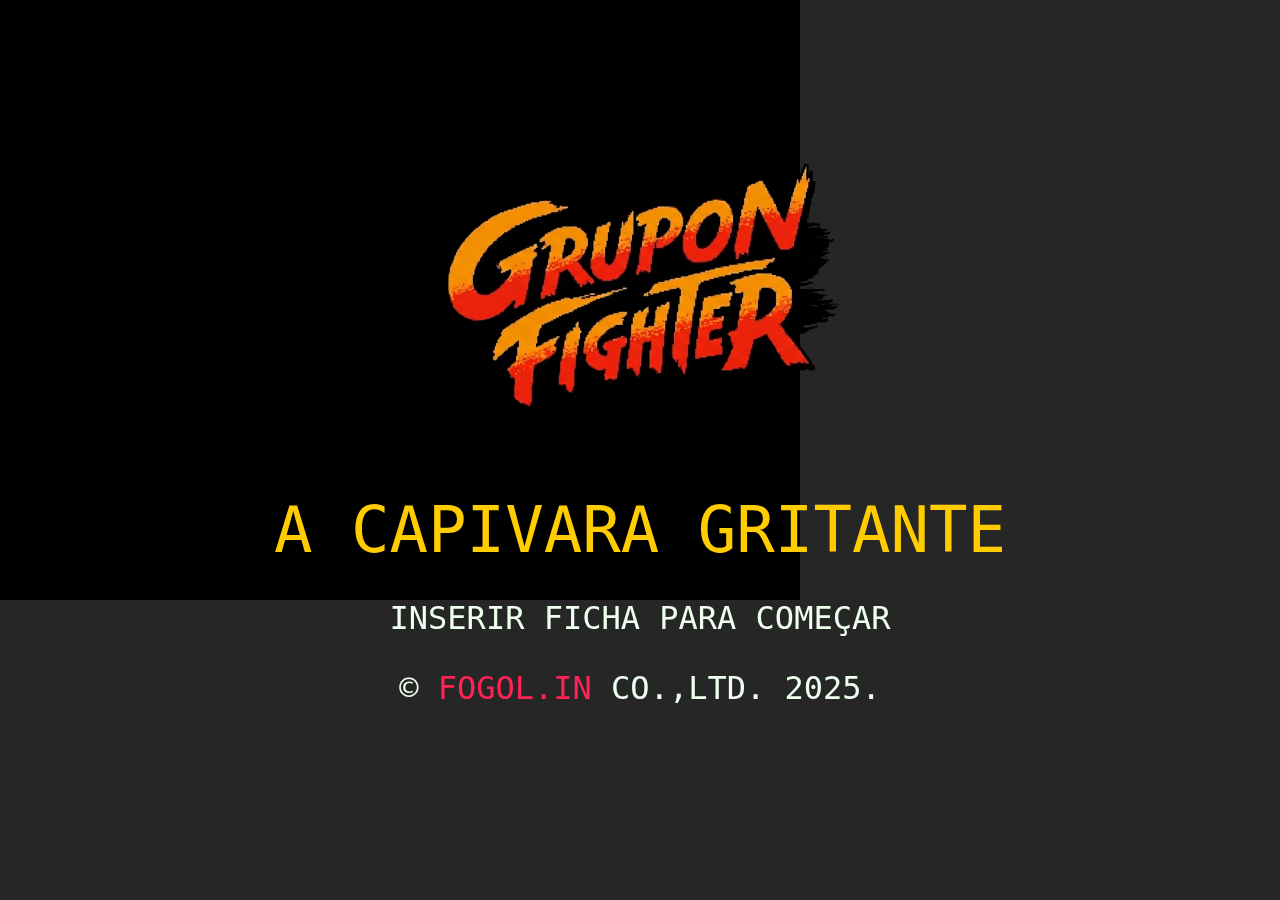
<file: index.html>
<!doctype html>
<html lang="pt-br">

<head>
    <meta charset="utf-8" />
    <meta name="viewport" content="width=device-width, initial-scale=1, maximum-scale=1, user-scalable=no" />

    <title>Grupon Fighter!</title>
    <meta property="og:title" content="Grupon Fighter!" />
    <meta name="twitter:title" content="Grupon Fighter!">


    <meta name="description"
        content="Um jogo personalizado com estilo retrô feito para a turma do Grupon. Lute nos melhores locais de Brasília Brasília! Não precisa instalar." />
    <meta property="og:description"
        content="Um jogo personalizado com estilo retrô feito para a turma do Grupon. Lute nos melhores locais de Brasília Brasília! Não precisa instalar." />
    <meta name="twitter:description"
        content="Um jogo personalizado com estilo retrô feito para a turma do Grupon. Lute nos melhores locais de Brasília Brasília! Não precisa instalar.">


    <link rel="icon" type="image/png" href="https://fight.fogol.in/assets/images/favicon.png" />
    <meta property="og:image" content="https://fight.fogol.in/assets/images/preview.png" />
    <meta property="og:type" content="website" />
    <meta property="og:url" content="https://github.com/fogolin/js-fighter/" />

    <meta name="twitter:card" content="summary_large_image">
    <meta name="twitter:image" content="https://fight.fogol.in/assets/images/preview.png">

    <link rel="stylesheet" href="./style/style.css" />
</head>

<body>
    <canvas id="game"></canvas>
    <script type="module" src="./js/game.js"></script>
</body>

</html>
</file>
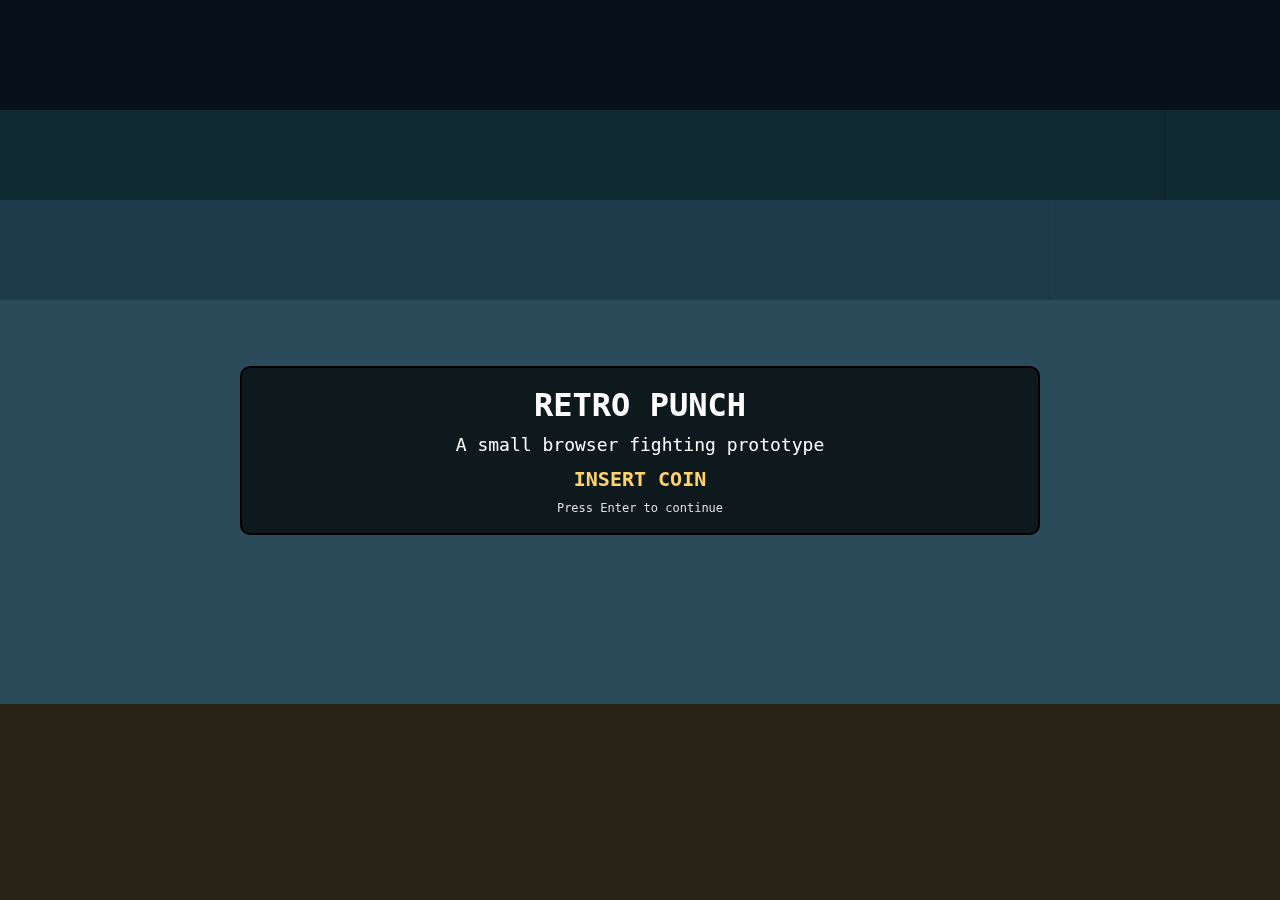
<file: index.new.html>
<!doctype html>
<html lang="en">

<head>
    <meta charset="utf-8" />
    <title>Retro Punch</title>
    <meta name="viewport" content="width=device-width,initial-scale=1" />
    <style>
        :root {
            --bg: #0a1120;
            --accent: #f25;
            --text: #efe;
        }

        html,
        body {
            height: 100%;
            margin: 0;
            background: linear-gradient(180deg, #0b1220, #05121a);
            font-family: monospace;
            color: var(--text);
            overflow: hidden
        }

        #gameContainer {
            position: fixed;
            inset: 0;
            display: flex;
            align-items: center;
            justify-content: center
        }

        canvas {
            display: block;
            background: #0b1722;
            image-rendering: pixelated
        }

        /* Overlay/panels */
        .overlay {
            position: fixed;
            inset: 0;
            display: flex;
            align-items: center;
            justify-content: center;
            pointer-events: none
        }

        .panel {
            pointer-events: auto;
            background: rgba(0, 0, 0, 0.66);
            border: 2px solid #000;
            border-radius: 10px;
            padding: 18px;
            color: #fff;
            width: 760px;
            max-width: 92%
        }

        .panel h1 {
            margin: 0 0 10px 0;
            font-size: 32px
        }

        .center {
            text-align: center
        }

        #splashPanel .insert {
            font-weight: 700;
            font-size: 20px;
            color: #ffd26a;
            margin-top: 12px;
        }

        #menu .option-grid {
            display: grid;
            grid-template-columns: repeat(3, 1fr);
            gap: 8px;
            margin-top: 10px
        }

        .option {
            background: #1b213a;
            border: 2px solid #000;
            border-radius: 6px;
            padding: 8px;
            cursor: pointer
        }

        .option.selected {
            outline: 2px solid var(--accent)
        }

        /* KO splash */
        .ko-text {
            position: fixed;
            left: 50%;
            transform: translateX(-50%);
            top: 38%;
            pointer-events: none;
            font-weight: 800;
            color: #fff;
            text-shadow: 0 0 18px #f25
        }
    </style>
</head>

<body>
    <div id="gameContainer">
        <canvas id="game"></canvas>
    </div>

    <!-- Splash overlay (INSERT COIN) -->
    <div id="splashOverlay" class="overlay">
        <div id="splashPanel" class="panel center">
            <h1>RETRO PUNCH</h1>
            <div style="font-size:18px;margin-top:6px">A small browser fighting prototype</div>
            <div class="insert" id="insertCoin">INSERT COIN</div>
            <div style="font-size:12px;margin-top:10px;color:#ddd">Press Enter to continue</div>
        </div>
    </div>

    <!-- Menu / selector overlay -->
    <div id="menuOverlay" class="overlay" style="display:none">
        <div id="menu" class="panel">
            <h1 class="center">Select</h1>
            <h2>Player 1</h2>
            <div id="p1-opts" class="option-grid"></div>
            <h2>Player 2</h2>
            <div id="p2-opts" class="option-grid"></div>
            <h2>Arena</h2>
            <div id="stage-opts" class="option-grid"></div>
            <div style="margin-top:12px;font-size:13px;color:#ddd" class="center">Click to choose. Press Enter to start.
            </div>
        </div>
    </div>

    <!-- KO text (dynamic) -->
    <div id="koText" class="ko-text" style="font-size:96px;display:none">K O !</div>

    <script src="game.new.js"></script>
</body>

</html>
</file>
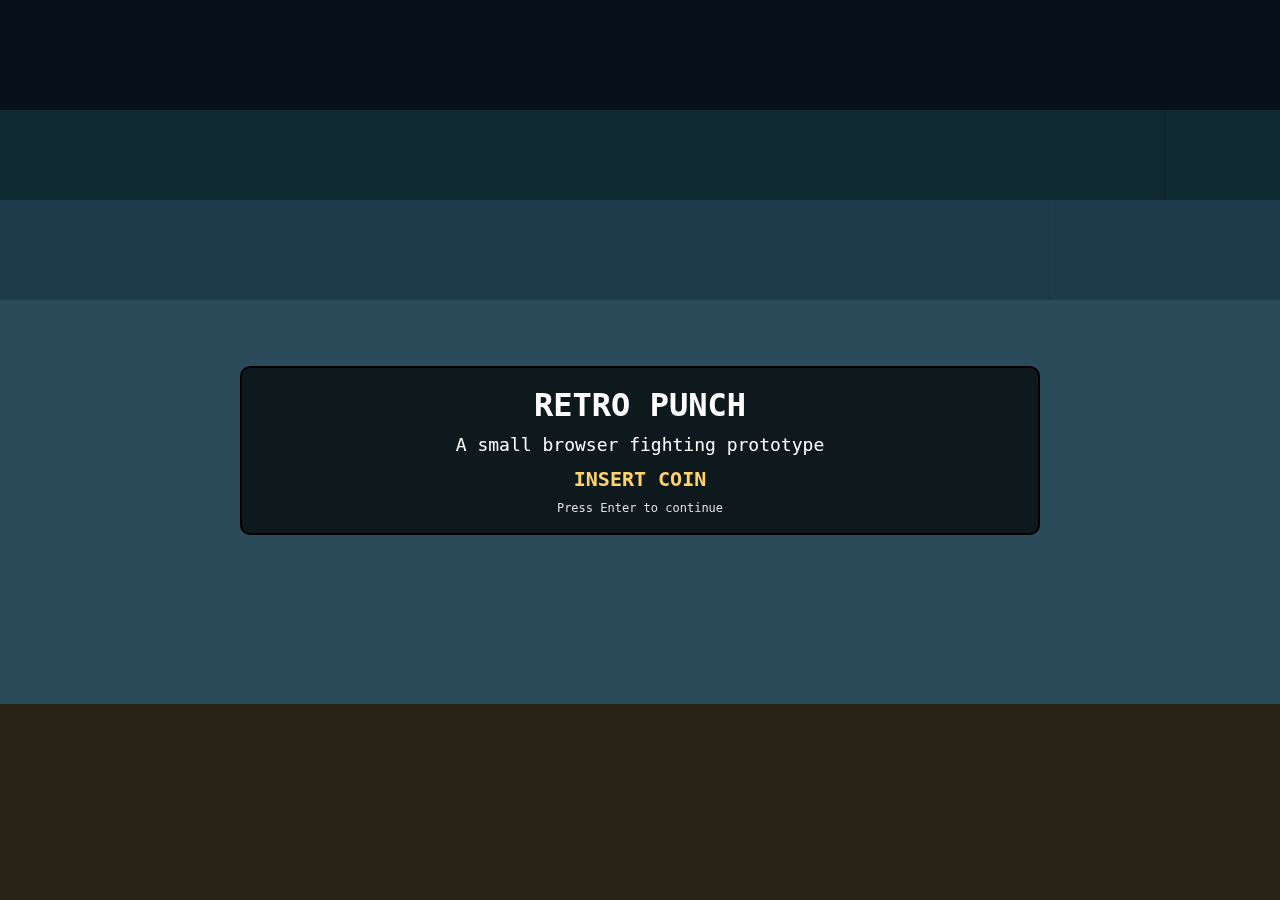
<file: index.new2.html>
<!doctype html>
<html lang="en">

<head>
    <meta charset="utf-8" />
    <title>Retro Punch</title>
    <meta name="viewport" content="width=device-width,initial-scale=1" />
    <style>
        :root {
            --bg: #0a1120;
            --accent: #f25;
            --text: #efe;
        }

        html,
        body {
            height: 100%;
            margin: 0;
            background: linear-gradient(180deg, #0b1220, #05121a);
            font-family: monospace;
            color: var(--text);
            overflow: hidden
        }

        #gameContainer {
            position: fixed;
            inset: 0;
            display: flex;
            align-items: center;
            justify-content: center
        }

        canvas {
            display: block;
            background: #0b1722;
            image-rendering: pixelated
        }

        /* Overlay/panels */
        .overlay {
            position: fixed;
            inset: 0;
            display: flex;
            align-items: center;
            justify-content: center;
            pointer-events: none
        }

        .panel {
            pointer-events: auto;
            background: rgba(0, 0, 0, 0.66);
            border: 2px solid #000;
            border-radius: 10px;
            padding: 18px;
            color: #fff;
            width: 760px;
            max-width: 92%
        }

        .panel h1 {
            margin: 0 0 10px 0;
            font-size: 32px
        }

        .center {
            text-align: center
        }

        #splashPanel .insert {
            font-weight: 700;
            font-size: 20px;
            color: #ffd26a;
            margin-top: 12px;
        }

        #menu .option-grid {
            display: grid;
            grid-template-columns: repeat(3, 1fr);
            gap: 8px;
            margin-top: 10px
        }

        .option {
            background: #1b213a;
            border: 2px solid #000;
            border-radius: 6px;
            padding: 8px;
            cursor: pointer
        }

        .option.selected {
            outline: 2px solid var(--accent)
        }

        /* Splash text drawn on canvas so no DOM style needed */
    </style>
</head>

<body>
    <div id="gameContainer">
        <canvas id="game"></canvas>
    </div>

    <!-- Splash overlay (INSERT COIN) -->
    <div id="splashOverlay" class="overlay">
        <div id="splashPanel" class="panel center">
            <h1>RETRO PUNCH</h1>
            <div style="font-size:18px;margin-top:6px">A small browser fighting prototype</div>
            <div class="insert" id="insertCoin">INSERT COIN</div>
            <div style="font-size:12px;margin-top:10px;color:#ddd">Press Enter to continue</div>
        </div>
    </div>

    <!-- Menu / selector overlay -->
    <div id="menuOverlay" class="overlay" style="display:none">
        <div id="menu" class="panel">
            <h1 class="center">Select</h1>
            <h2>Player 1</h2>
            <div id="p1-opts" class="option-grid"></div>
            <h2>Player 2</h2>
            <div id="p2-opts" class="option-grid"></div>
            <h2>Arena</h2>
            <div id="stage-opts" class="option-grid"></div>
            <div style="margin-top:12px;font-size:13px;color:#ddd" class="center">Click to choose. Press Enter to start.
            </div>
        </div>
    </div>

    <script src="game.new2.js"></script>
</body>

</html>
</file>
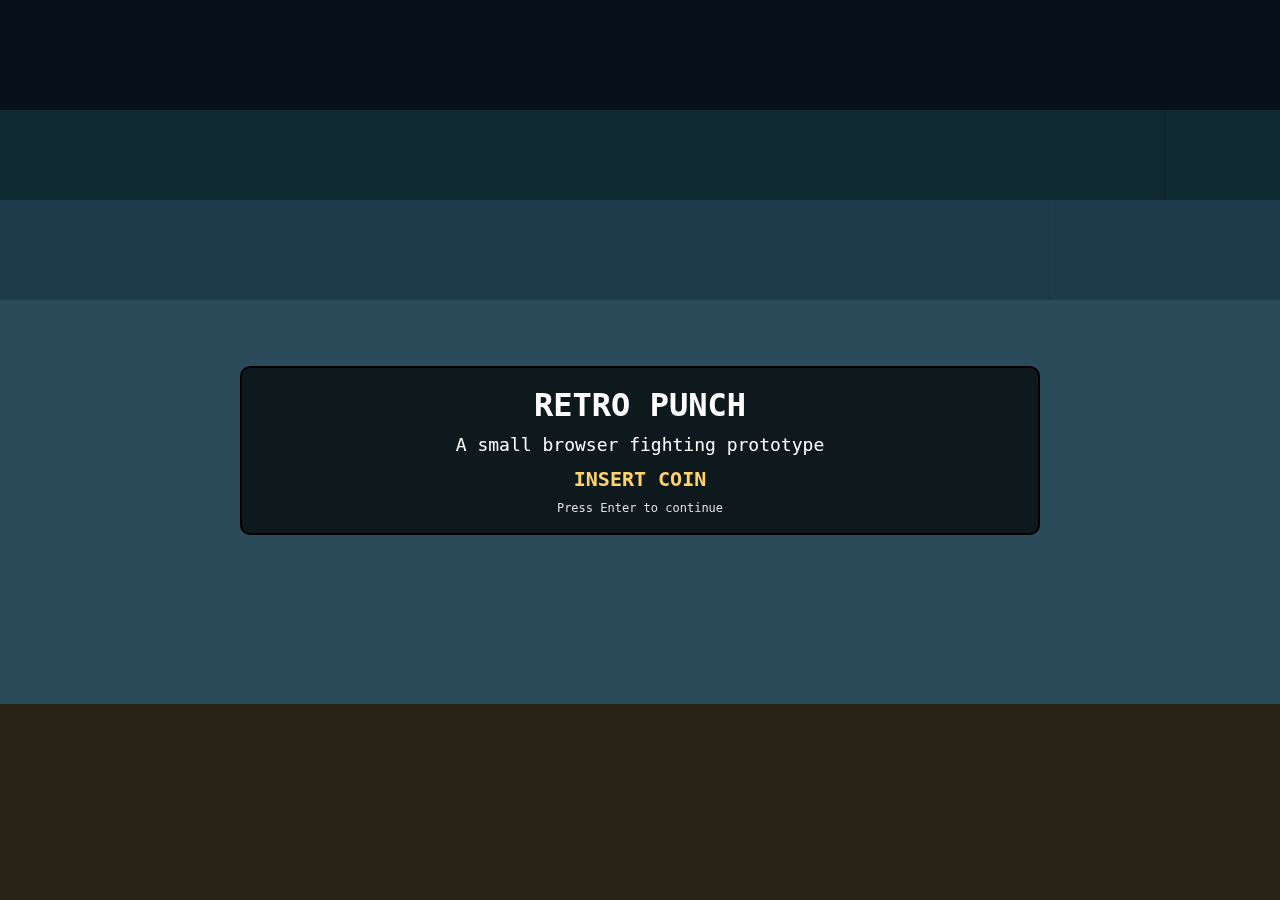
<file: index.new3.html>
<!doctype html>
<html lang="en">

<head>
    <meta charset="utf-8" />
    <title>Retro Punch</title>
    <meta name="viewport" content="width=device-width,initial-scale=1" />
    <style>
        :root {
            --bg: #0a1120;
            --accent: #f25;
            --text: #efe;
        }

        html,
        body {
            height: 100%;
            margin: 0;
            background: linear-gradient(180deg, #0b1220, #05121a);
            font-family: monospace;
            color: var(--text);
            overflow: hidden
        }

        #gameContainer {
            position: fixed;
            inset: 0;
            display: flex;
            align-items: center;
            justify-content: center
        }

        canvas {
            display: block;
            background: #0b1722;
            image-rendering: pixelated
        }

        /* Overlay/panels */
        .overlay {
            position: fixed;
            inset: 0;
            display: flex;
            align-items: center;
            justify-content: center;
            pointer-events: none
        }

        .panel {
            pointer-events: auto;
            background: rgba(0, 0, 0, 0.66);
            border: 2px solid #000;
            border-radius: 10px;
            padding: 18px;
            color: #fff;
            width: 760px;
            max-width: 92%
        }

        .panel h1 {
            margin: 0 0 10px 0;
            font-size: 32px
        }

        .center {
            text-align: center
        }

        #splashPanel .insert {
            font-weight: 700;
            font-size: 20px;
            color: #ffd26a;
            margin-top: 12px;
        }

        #menu .option-grid {
            display: grid;
            grid-template-columns: repeat(3, 1fr);
            gap: 8px;
            margin-top: 10px
        }

        .option {
            background: #1b213a;
            border: 2px solid #000;
            border-radius: 6px;
            padding: 8px;
            cursor: pointer
        }

        .option.selected {
            outline: 2px solid var(--accent)
        }

        .row {
            display: flex;
            gap: 8px;
            align-items: center;
            margin-top: 8px;
        }

        .toggle {
            background: #111;
            color: #fff;
            padding: 6px 10px;
            border-radius: 6px;
            cursor: pointer;
            border: 1px solid #222;
        }

        .toggle.active {
            outline: 2px solid var(--accent);
        }

        .hint {
            font-size: 12px;
            color: #ccc;
            margin-top: 8px;
        }
    </style>
</head>

<body>
    <div id="gameContainer">
        <canvas id="game"></canvas>
    </div>

    <!-- Splash overlay (INSERT COIN) -->
    <div id="splashOverlay" class="overlay">
        <div id="splashPanel" class="panel center">
            <h1>RETRO PUNCH</h1>
            <div style="font-size:18px;margin-top:6px">A small browser fighting prototype</div>
            <div class="insert" id="insertCoin">INSERT COIN</div>
            <div style="font-size:12px;margin-top:10px;color:#ddd">Press Enter to continue</div>
        </div>
    </div>

    <!-- Menu / selector overlay -->
    <div id="menuOverlay" class="overlay" style="display:none">
        <div id="menu" class="panel">
            <h1 class="center">Select</h1>
            <h2>Player 1</h2>
            <div id="p1-opts" class="option-grid"></div>
            <h2>Player 2</h2>
            <div id="p2-opts" class="option-grid"></div>

            <div class="row" style="margin-top:10px;">
                <div style="width:120px">P2 Control</div>
                <div id="aiToggle" class="toggle">Human</div>
                <div class="hint">Click to toggle AI. When AI is on, P2 is computer-controlled.</div>
            </div>

            <h2>Arena</h2>
            <div id="stage-opts" class="option-grid"></div>
            <div style="margin-top:12px;font-size:13px;color:#ddd" class="center">Click to choose. Press Enter to start.
            </div>
        </div>
    </div>

    <script src="game.new4.js"></script>
</body>

</html>
</file>
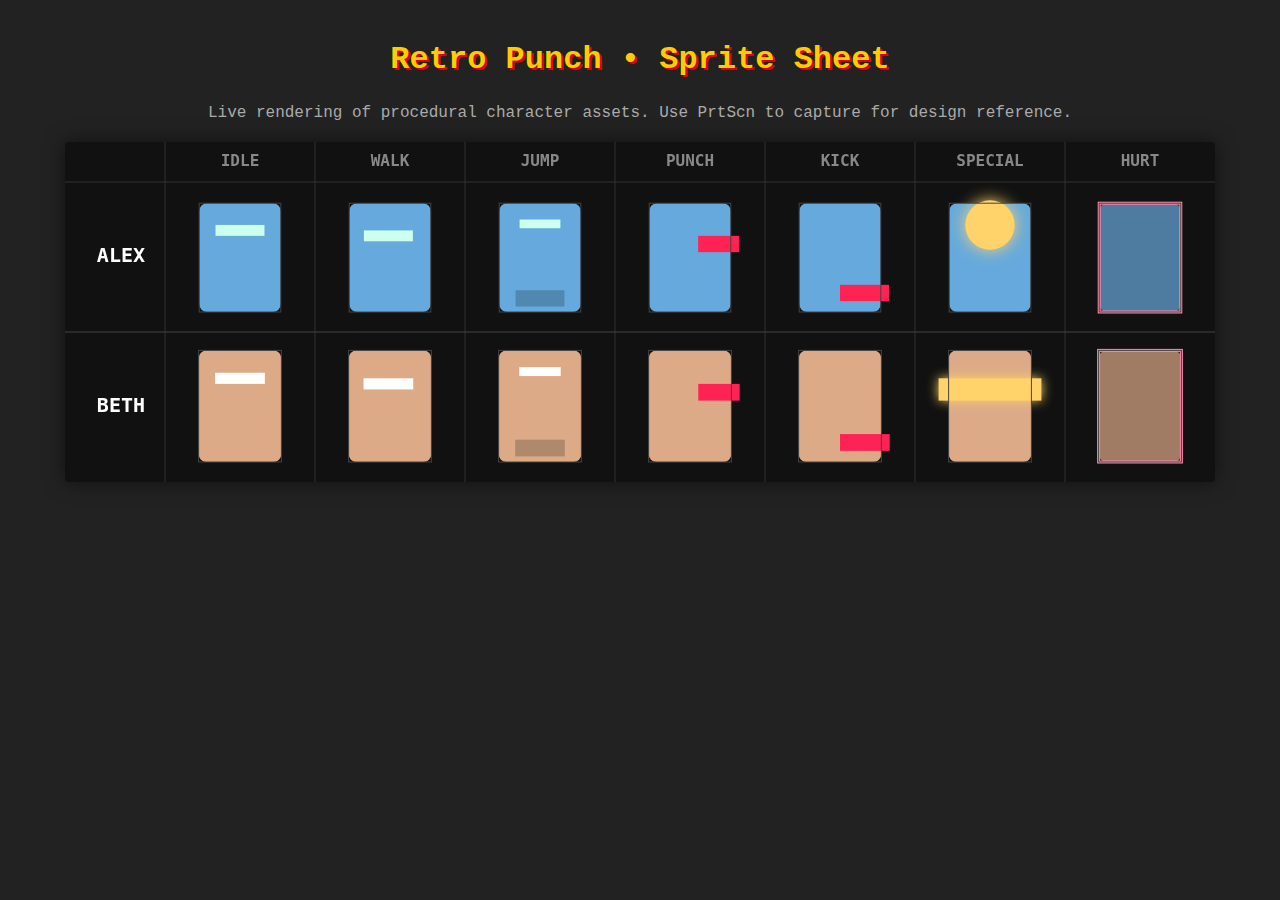
<file: assets/spriteReference.html>
<!DOCTYPE html>
<html lang="en">

<head>
    <meta charset="UTF-8">
    <title>Retro Punch - Sprite Reference</title>
    <style>
        body {
            background-color: #222;
            color: #fff;
            font-family: 'Courier New', monospace;
            display: flex;
            flex-direction: column;
            align-items: center;
            margin: 0;
            padding: 20px;
        }

        h1 {
            margin-bottom: 10px;
            color: #ffcc00;
            text-shadow: 2px 2px #d00;
        }

        p {
            color: #aaa;
            margin-bottom: 20px;
        }

        canvas {
            background-color: #111;
            box-shadow: 0 0 20px rgba(0, 0, 0, 0.5);
            border-radius: 4px;
        }
    </style>
</head>

<body>

    <h1>Retro Punch • Sprite Sheet</h1>
    <p>Live rendering of procedural character assets. Use PrtScn to capture for design reference.</p>
    <canvas id="sheet"></canvas>

    <script>
        // --- COPIED CONFIG FROM GAME.JS ---

        // Character definitions with animation styles
        const characters = {
            alex: {
                name: "Alex", w: 48, h: 64, scale: 1.7,
                anim: {
                    idle: { style: "body", color: "#6ad", accent: "#cfe" },
                    walk: { style: "bodyStride", color: "#6ad", accent: "#cfe" },
                    jump: { style: "bodyJump", color: "#6ad", accent: "#cfe" },
                    punch: { style: "bodyPunch", color: "#6ad", accent: "#f25" },
                    kick: { style: "bodyKick", color: "#6ad", accent: "#f25" },
                    hurt: { style: "bodyHurt", color: "#6ad", accent: "#f8a" },
                    special: { style: "bodyUpper", color: "#6ad", accent: "#ffd26a" }
                }
            },
            beth: {
                name: "Beth", w: 46, h: 62, scale: 1.8,
                anim: {
                    idle: { style: "body", color: "#da8", accent: "#fff" },
                    walk: { style: "bodyStride", color: "#da8", accent: "#fff" },
                    jump: { style: "bodyJump", color: "#da8", accent: "#fff" },
                    punch: { style: "bodyPunch", color: "#da8", accent: "#f25" },
                    kick: { style: "bodyKick", color: "#da8", accent: "#f25" },
                    hurt: { style: "bodyHurt", color: "#da8", accent: "#f8a" },
                    special: { style: "bodyBurst", color: "#da8", accent: "#ffd26a" }
                }
            }
        };

        // Render States to Display
        const poses = [
            { label: "IDLE", key: "idle" },
            { label: "WALK", key: "walk" },
            { label: "JUMP", key: "jump" },
            { label: "PUNCH", key: "punch" }, // Mapped from 'attack' in game logic, but defined in anim block
            { label: "KICK", key: "kick" },
            { label: "SPECIAL", key: "special" },
            { label: "HURT", key: "hurt" }
        ];

        // --- DRAWING ENGINE (Copied from game.js) ---

        function drawBodySprite(ctx, w, h, v) {
            ctx.fillStyle = v.color;
            const t = performance.now() / 1000;

            switch (v.style) {
                case 'body':
                    roundedRect(ctx, 0, 0, w, h, 8); ctx.fill();
                    ctx.fillStyle = v.accent;
                    ctx.fillRect(w * 0.2, h * 0.2, w * 0.6, h * 0.1);
                    break;
                case 'bodyStride':
                    roundedRect(ctx, 0, 0, w, h, 8); ctx.fill();
                    ctx.fillStyle = v.accent;
                    // Bobbing visor
                    ctx.fillRect(w * 0.2 + Math.sin(t * 15) * 2, h * 0.25, w * 0.6, h * 0.1);
                    break;
                case 'bodyJump':
                    roundedRect(ctx, 0, 0, w, h, 8); ctx.fill();
                    ctx.fillStyle = v.accent;
                    ctx.fillRect(w * 0.25, h * 0.15, w * 0.5, h * 0.08);
                    // Leg tucked visual
                    ctx.fillStyle = "rgba(0,0,0,0.2)";
                    ctx.fillRect(w * 0.2, h * 0.8, w * 0.6, h * 0.15);
                    break;
                case 'bodyPunch':
                    roundedRect(ctx, 0, 0, w, h, 8); ctx.fill();
                    ctx.fillStyle = v.accent;
                    // Fist extended
                    ctx.fillRect(w * 0.6, h * 0.3, w * 0.5, h * 0.15);
                    break;
                case 'bodyKick':
                    roundedRect(ctx, 0, 0, w, h, 8); ctx.fill();
                    ctx.fillStyle = v.accent;
                    // Leg extended
                    ctx.fillRect(w * 0.5, h * 0.75, w * 0.6, h * 0.15);
                    break;
                case 'bodyUpper':
                    roundedRect(ctx, 0, 0, w, h, 8); ctx.fill();
                    glowCircle(ctx, w * 0.5, h * 0.2, Math.sin(t * 10) * 8 + 20, v.accent);
                    break;
                case 'bodyBurst':
                    roundedRect(ctx, 0, 0, w, h, 8); ctx.fill();
                    glowRect(ctx, -10, h * 0.25, w + 20, h * 0.2, v.accent);
                    break;
                case 'bodyHurt':
                    ctx.globalAlpha = 0.7;
                    roundedRect(ctx, 0, 0, w, h, 8); ctx.fill();
                    ctx.globalAlpha = 1.0;
                    ctx.strokeStyle = v.accent;
                    ctx.lineWidth = 3;
                    ctx.strokeRect(0, 0, w, h);
                    break;
                default:
                    roundedRect(ctx, 0, 0, w, h, 8); ctx.fill();
                    break;
            }
        }

        function roundedRect(ctx, x, y, w, h, r) {
            ctx.beginPath(); ctx.moveTo(x + r, y); ctx.arcTo(x + w, y, x + w, y + h, r);
            ctx.arcTo(x + w, y + h, x, y + h, r); ctx.arcTo(x, y + h, x, y, r);
            ctx.arcTo(x, y, x + w, y, r); ctx.closePath();
        }

        function glowCircle(ctx, x, y, r, color) {
            ctx.save();
            ctx.fillStyle = color;
            ctx.shadowColor = color;
            ctx.shadowBlur = 16;
            ctx.beginPath();
            ctx.arc(x, y, r, 0, Math.PI * 2);
            ctx.fill();
            ctx.restore();
        }

        function glowRect(ctx, x, y, w, h, color) {
            ctx.save();
            ctx.fillStyle = color;
            ctx.shadowColor = color;
            ctx.shadowBlur = 12;
            ctx.fillRect(x, y, w, h);
            ctx.restore();
        }

        // --- VIEWER LOOP ---

        const canvas = document.getElementById('sheet');
        const ctx = canvas.getContext('2d');

        // Layout Config
        const CELL_W = 150;
        const CELL_H = 150;
        const PADDING_TOP = 40;
        const PADDING_LEFT = 100;

        // Resize Canvas
        const keys = Object.keys(characters);
        canvas.width = PADDING_LEFT + (poses.length * CELL_W);
        canvas.height = PADDING_TOP + (keys.length * CELL_H);

        function loop() {
            // Background
            ctx.fillStyle = "#111";
            ctx.fillRect(0, 0, canvas.width, canvas.height);

            // Grid Lines & Labels
            ctx.lineWidth = 1;
            ctx.strokeStyle = "#333";
            ctx.font = "bold 16px monospace";
            ctx.textAlign = "center";
            ctx.textBaseline = "middle";

            // Draw Column Headers (Poses)
            poses.forEach((pose, i) => {
                const x = PADDING_LEFT + i * CELL_W + CELL_W / 2;
                ctx.fillStyle = "#888";
                ctx.fillText(pose.label, x, PADDING_TOP / 2);

                // Vertical Line
                ctx.beginPath();
                ctx.moveTo(PADDING_LEFT + i * CELL_W, 0);
                ctx.lineTo(PADDING_LEFT + i * CELL_W, canvas.height);
                ctx.stroke();
            });

            // Draw Rows (Characters)
            keys.forEach((charKey, row) => {
                const def = characters[charKey];
                const yBase = PADDING_TOP + row * CELL_H;

                // Row Label
                ctx.fillStyle = "#fff";
                ctx.textAlign = "right";
                ctx.font = "bold 20px monospace";
                ctx.fillText(def.name.toUpperCase(), PADDING_LEFT - 20, yBase + CELL_H / 2);

                // Horizontal Line
                ctx.beginPath();
                ctx.moveTo(0, yBase);
                ctx.lineTo(canvas.width, yBase);
                ctx.stroke();

                // Draw Sprites
                poses.forEach((pose, col) => {
                    const animDef = def.anim[pose.key];
                    if (!animDef) return;

                    const cx = PADDING_LEFT + col * CELL_W + CELL_W / 2;
                    const cy = yBase + CELL_H - 20; // Bottom aligned with padding

                    // Dimensions
                    const w = def.w * def.scale;
                    const h = def.h * def.scale;
                    const x = cx - w / 2;
                    const y = cy - h;

                    ctx.save();
                    ctx.translate(x, y);
                    drawBodySprite(ctx, w, h, animDef);
                    ctx.restore();

                    // Draw Hitbox/Bounds reference (Optional: faint box)
                    ctx.strokeStyle = "#444";
                    ctx.lineWidth = 1;
                    ctx.strokeRect(x, y, w, h);
                });
            });

            requestAnimationFrame(loop);
        }

        loop();

    </script>
</body>

</html>
</file>
<file: style/style.css>
:root {
	--bg: #0a1120;
	--ui: #13152a;
	--accent: #f25;
	--text: #efe;
	--bar-bg: #333a;
	--bar-p1: #4ad04a;
	--bar-p2: #4ad04a;
	/* --bar-p2: #f46; */
}
html,
body {
	margin: 0;
	overflow: hidden;
	font-family: monospace, sans-serif;
	text-transform: uppercase;
	color: var(--text);
}

canvas {
	display: block;
}

a {
	text-decoration: none;
	color: var(--accent);
}

.overlay {
	position: fixed;
	top: 0;
	left: 0;
	width: 100%;
	height: 100%;
	background: rgba(0, 0, 0, 0.85);
	display: flex;
	justify-content: center;
	align-items: center;
	z-index: 50;
}

.panel {
	text-align: center;
}

.pixelated-element {
	filter: url(#pixelate);
}

/* General utilities */
.hidden {
	display: none;
}

.wrapper {
	display: flex;
	flex-direction: column;
	align-items: center;
}

/* Overlay */
.overlay {
	display: flex;
}

/* Title screen */
.logo {
	width: 400px;
	margin-bottom: 20px;
}

.title {
	color: #ffcc00;
	font-size: 4em;
	/* text-shadow: 2px 0 #fff, -2px 0 #fff, 0 2px #fff, 0 -2px #fff, 1px 1px #fff,
		-1px -1px #fff, 1px -1px #fff, -1px 1px #fff, 0px 6px #d00; */
	margin-bottom: 10px;
	font-optical-sizing: auto;
	font-weight: 400;
	font-style: normal;
	font-variation-settings: "BLED" 0, "SCAN" 0;
}

.insertCoin {
	font-size: 2em;
}

.footer {
	font-size: 2em;
	margin-top: 20px;
}

/* Animations */
.blink {
	animation: blink 1s infinite;
}

@keyframes blink {
	50% {
		opacity: 0;
	}
}
</file>
